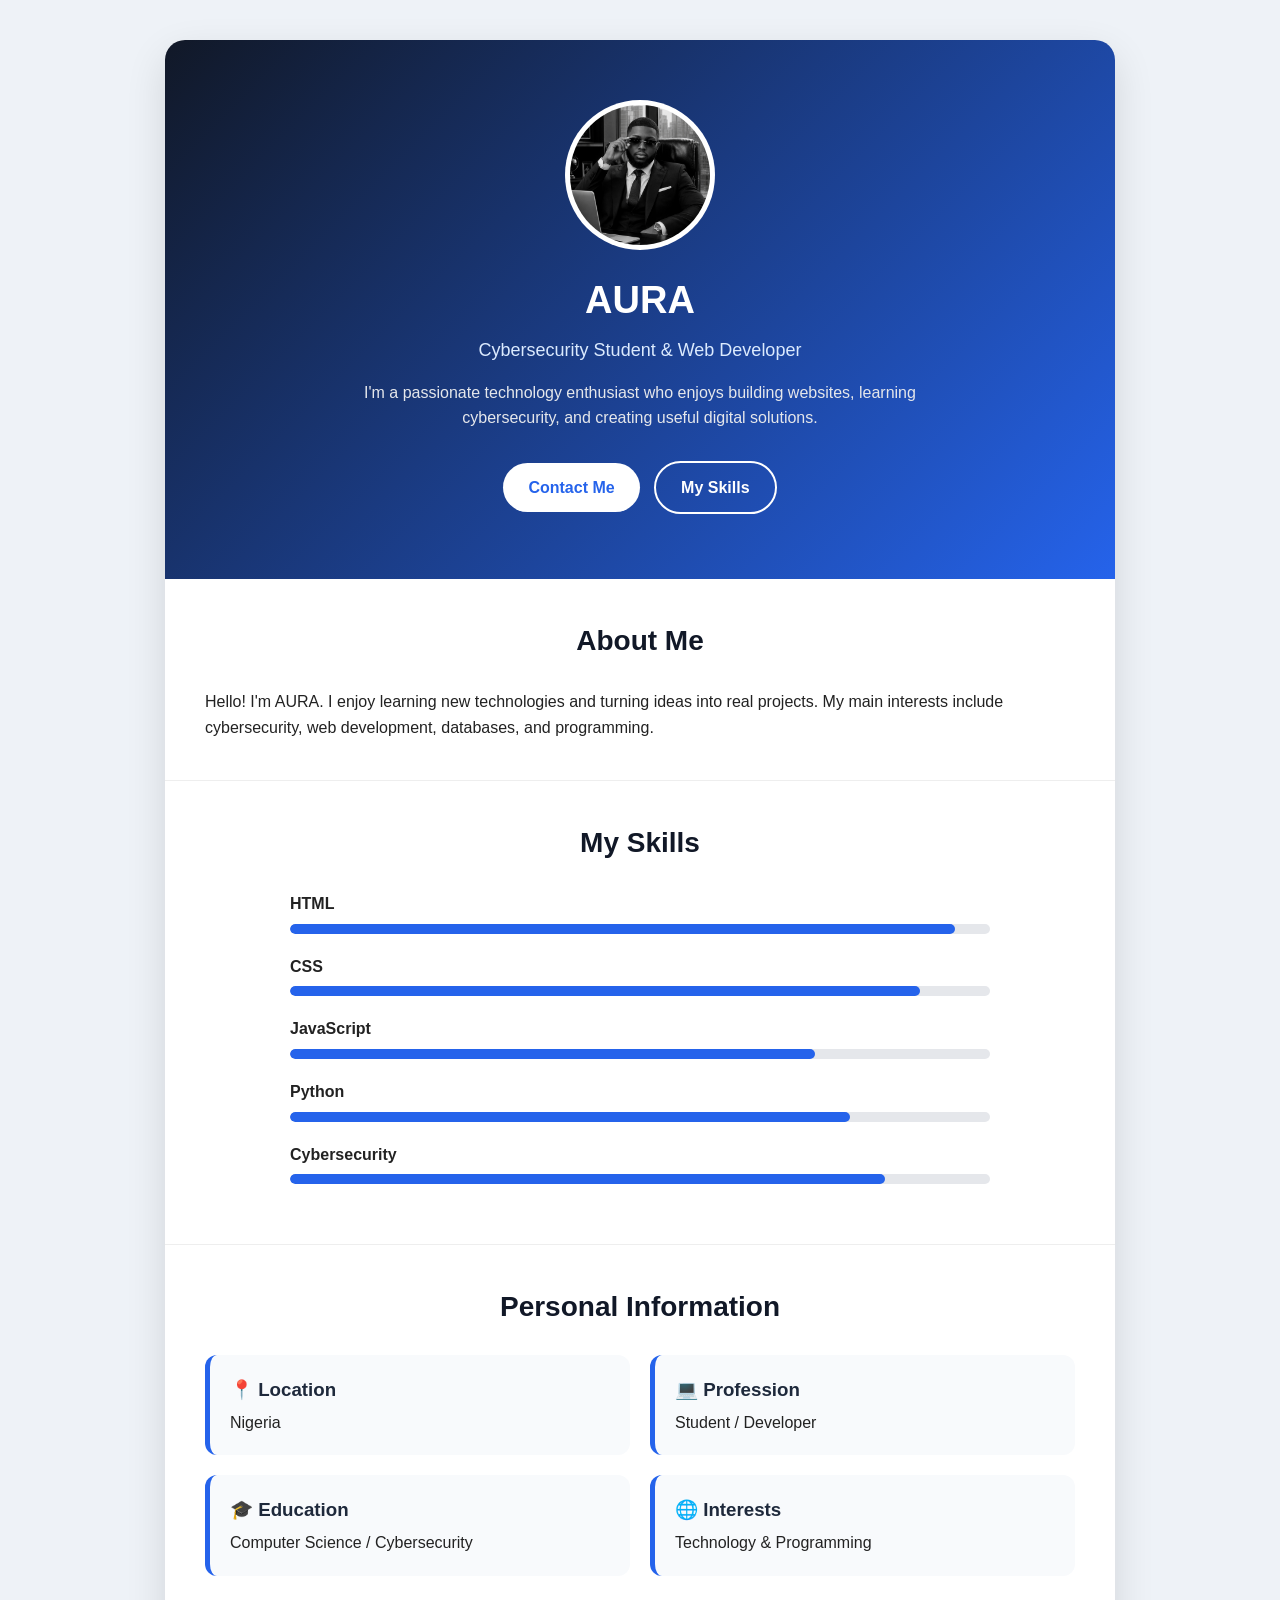
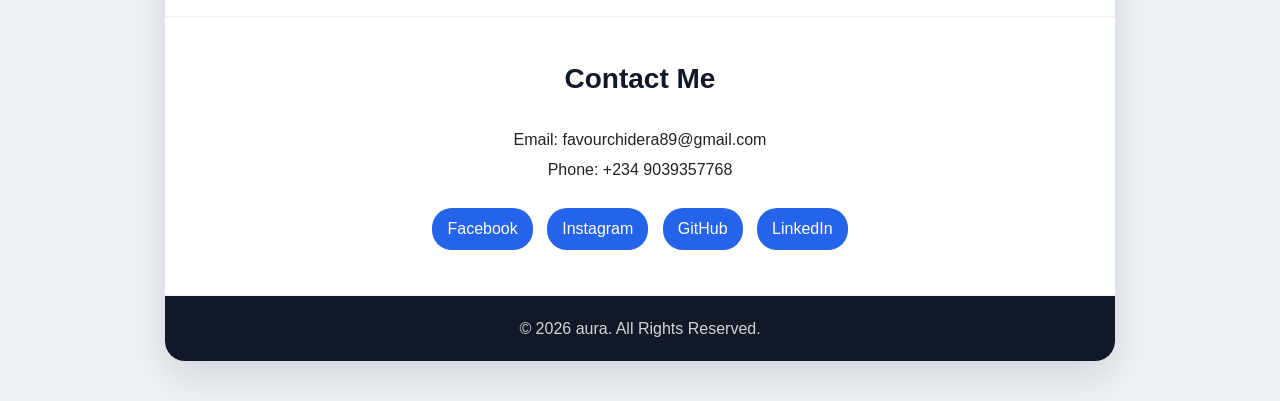
<file: day01/index.html>
<!DOCTYPE html>
<html lang="en">
<head>
    <meta charset="UTF-8">
    <meta name="viewport" content="width=device-width, initial-scale=1.0">
    <title>My Personal Profile</title>

    <link rel="stylesheet" href="style.css">
</head>

<body>

    <div class="profile-container">

        
        <header class="profile-header">
            <div class="profile-image">
                <img src="assets/ChatGPT Image May 14, 2026, 12_47_43 PM-min.png" alt="Profile Picture">
            </div>

            <h1>AURA</h1>
            <p class="job-title">Cybersecurity Student & Web Developer</p>

            <p class="bio">
                I'm a passionate technology enthusiast who enjoys building
                websites, learning cybersecurity, and creating useful digital
                solutions.
            </p>

            <div class="buttons">
                <a href="#contact" class="btn primary">Contact Me</a>
                <a href="#skills" class="btn secondary">My Skills</a>
            </div>
        </header>

        <section class="section">
            <h2>About Me</h2>

            <p>
                Hello! I'm AURA. I enjoy learning new technologies and
                turning ideas into real projects. My main interests include
                cybersecurity, web development, databases, and programming.
            </p>
        </section>
        
        <section class="section" id="skills">
            <h2>My Skills</h2>

            <div class="skills">

                <div class="skill">
                    <span>HTML</span>
                    <div class="progress">
                        <div class="progress-bar html"></div>
                    </div>
                </div>

                <div class="skill">
                    <span>CSS</span>
                    <div class="progress">
                        <div class="progress-bar css"></div>
                    </div>
                </div>

                <div class="skill">
                    <span>JavaScript</span>
                    <div class="progress">
                        <div class="progress-bar javascript"></div>
                    </div>
                </div>

                <div class="skill">
                    <span>Python</span>
                    <div class="progress">
                        <div class="progress-bar python"></div>
                    </div>
                </div>

                <div class="skill">
                    <span>Cybersecurity</span>
                    <div class="progress">
                        <div class="progress-bar security"></div>
                    </div>
                </div>

            </div>
        </section>

        <section class="section">
            <h2>Personal Information</h2>

            <div class="info-grid">

                <div class="info-box">
                    <h3>📍 Location</h3>
                    <p>Nigeria</p>
                </div>

                <div class="info-box">
                    <h3>💻 Profession</h3>
                    <p>Student / Developer</p>
                </div>

                <div class="info-box">
                    <h3>🎓 Education</h3>
                    <p>Computer Science / Cybersecurity</p>
                </div>

                <div class="info-box">
                    <h3>🌐 Interests</h3>
                    <p>Technology & Programming</p>
                </div>

            </div>
        </section>


        <section class="section contact" id="contact">
            <h2>Contact Me</h2>

            <p>Email: favourchidera89@gmail.com</p>
            <p>Phone: +234 9039357768</p>

            <div class="social-links">
                <a href="#">Facebook</a>
                <a href="#">Instagram</a>
                <a href="#">GitHub</a>
                <a href="#">LinkedIn</a>
            </div>
        </section>


        <footer>
            <p>© 2026 aura. All Rights Reserved.</p>
        </footer>

    </div>

</body>
</html>
</file>
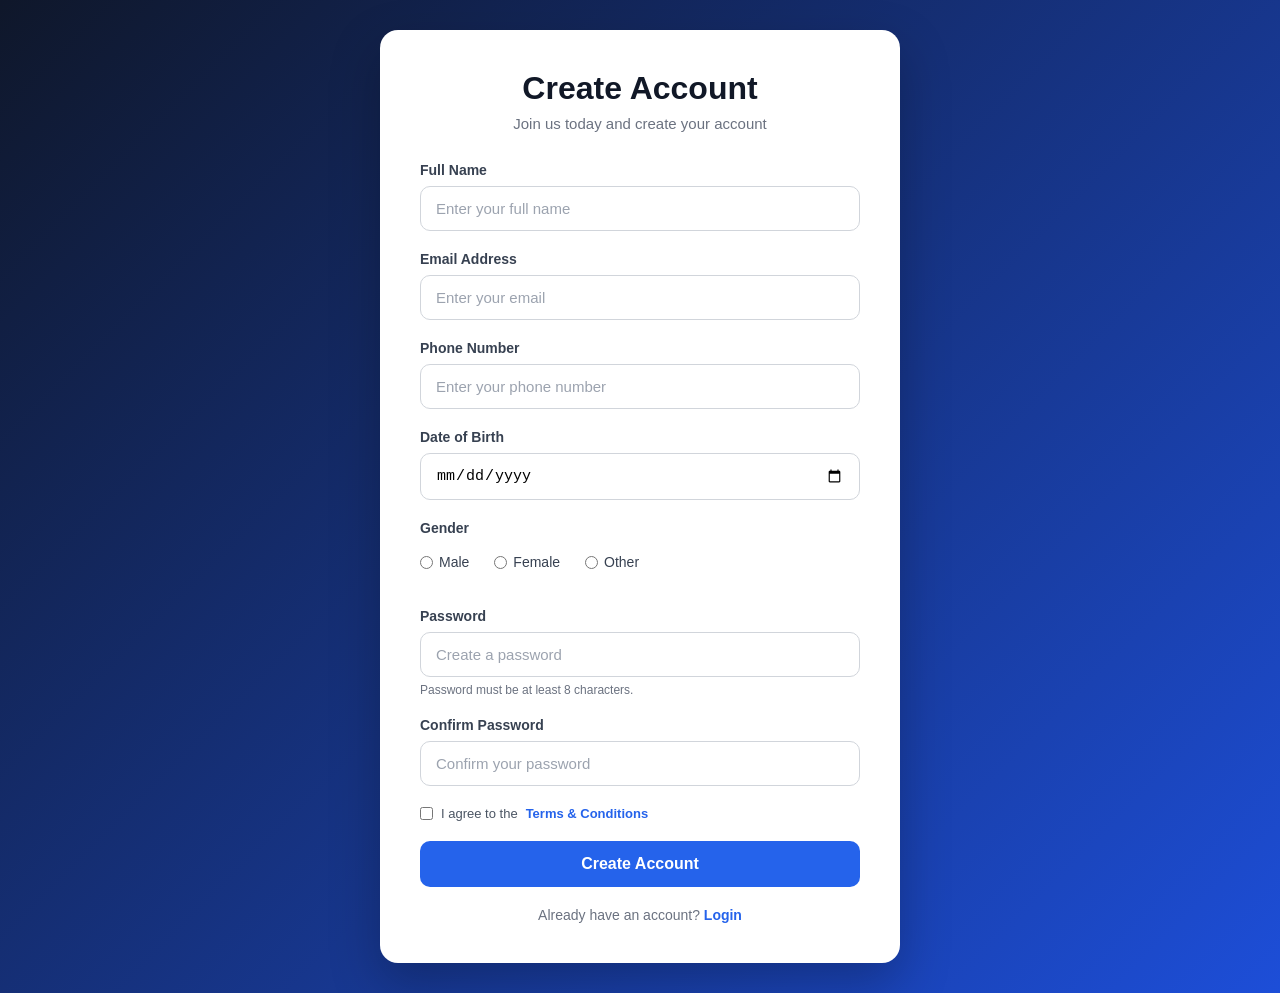
<file: day02/index.html>
<!DOCTYPE html>
<html lang="en">
<head>
    <meta charset="UTF-8">
    <meta name="viewport" content="width=device-width, initial-scale=1.0">

    <title>Registration Form</title>

    <link rel="stylesheet" href="style.css">
</head>

<body>

    <div class="form-container">

        <div class="form-header">
            <h1>Create Account</h1>
            <p>Join us today and create your account</p>
        </div>

        <form>

            
            <div class="input-group">
                <label for="fullname">Full Name</label>
                <input 
                    type="text" 
                    id="fullname" 
                    name="fullname"
                    placeholder="Enter your full name"
                    required
                >
            </div>

            
            <div class="input-group">
                <label for="email">Email Address</label>
                <input 
                    type="email" 
                    id="email" 
                    name="email"
                    placeholder="Enter your email"
                    required
                >
            </div>

            
            <div class="input-group">
                <label for="phone">Phone Number</label>
                <input 
                    type="tel" 
                    id="phone" 
                    name="phone"
                    placeholder="Enter your phone number"
                    required
                >
            </div>

           
            <div class="input-group">
                <label for="dob">Date of Birth</label>
                <input 
                    type="date" 
                    id="dob" 
                    name="dob"
                    required
                >
            </div>

           
            <div class="input-group">
                <label>Gender</label>

                <div class="gender-options">

                    <label>
                        <input type="radio" name="gender" value="male">
                        Male
                    </label>

                    <label>
                        <input type="radio" name="gender" value="female">
                        Female
                    </label>

                    <label>
                        <input type="radio" name="gender" value="other">
                        Other
                    </label>

                </div>
            </div>

            
            <div class="input-group">
                <label for="password">Password</label>
                <input 
                    type="password" 
                    id="password" 
                    name="password"
                    placeholder="Create a password"
                    minlength="8"
                    required
                >
                <small>Password must be at least 8 characters.</small>
            </div>

           
            <div class="input-group">
                <label for="confirm-password">Confirm Password</label>
                <input 
                    type="password" 
                    id="confirm-password" 
                    name="confirm-password"
                    placeholder="Confirm your password"
                    required
                >
            </div>

           
            <div class="terms">
                <label>
                    <input type="checkbox" required>
                    I agree to the
                    <a href="#">Terms & Conditions</a>
                </label>
            </div>

            
            <button type="submit">
                Create Account
            </button>

            <p class="login-text">
                Already have an account?
                <a href="#">Login</a>
            </p>

        </form>

    </div>

</body>
</html>
</file>
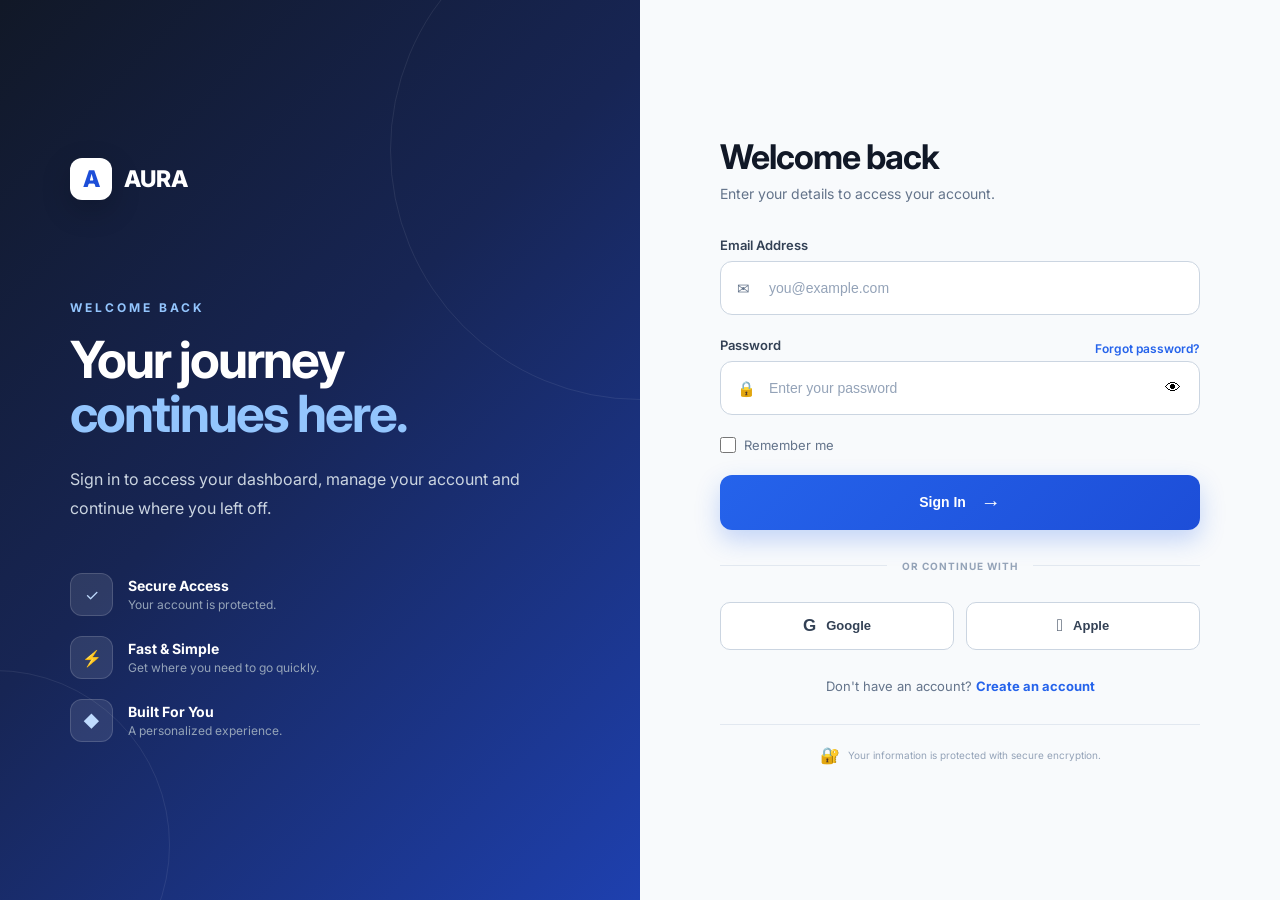
<file: day03/index.html>
<!DOCTYPE html>
<html lang="en">
<head>
    <meta charset="UTF-8">
    <meta name="viewport" content="width=device-width, initial-scale=1.0">

    <title>Login | Aura</title>

    
    <link rel="preconnect" href="https://fonts.googleapis.com">
    <link rel="preconnect" href="https://fonts.gstatic.com" crossorigin>
    <link href="https://fonts.googleapis.com/css2?family=Inter:wght@400;500;600;700;800&display=swap" rel="stylesheet">

    <link rel="stylesheet" href="style.css">
</head>

<body>

    <main class="login-page">

        <section class="welcome-section">

            <div class="welcome-content">

                <div class="logo">
                    <span class="logo-icon">A</span>
                    <span>AURA</span>
                </div>

                <div class="welcome-text">
                    <p class="small-title">WELCOME BACK</p>

                    <h1>
                        Your journey
                        <span>continues here.</span>
                    </h1>

                    <p>
                        Sign in to access your dashboard, manage your
                        account and continue where you left off.
                    </p>
                </div>

                <div class="features">

                    <div class="feature">
                        <div class="feature-icon">✓</div>
                        <div>
                            <h3>Secure Access</h3>
                            <p>Your account is protected.</p>
                        </div>
                    </div>

                    <div class="feature">
                        <div class="feature-icon">⚡</div>
                        <div>
                            <h3>Fast & Simple</h3>
                            <p>Get where you need to go quickly.</p>
                        </div>
                    </div>

                    <div class="feature">
                        <div class="feature-icon">◆</div>
                        <div>
                            <h3>Built For You</h3>
                            <p>A personalized experience.</p>
                        </div>
                    </div>

                </div>

            </div>

            <div class="circle circle-one"></div>
            <div class="circle circle-two"></div>

        </section>


        <section class="login-section">

            <div class="login-card">

                <div class="mobile-logo">
                    <span class="logo-icon">A</span>
                    <span>AURA</span>
                </div>

                <div class="login-header">
                    <h2>Welcome back</h2>
                    <p>Enter your details to access your account.</p>
                </div>


                
                <form class="login-form">

                    <div class="input-group">

                        <label for="email">
                            Email Address
                        </label>

                        <div class="input-wrapper">

                            <span class="input-icon">
                                ✉
                            </span>

                            <input
                                type="email"
                                id="email"
                                name="email"
                                placeholder="you@example.com"
                                autocomplete="email"
                                required
                            >

                        </div>

                    </div>


                    <div class="input-group">

                        <div class="label-row">

                            <label for="password">
                                Password
                            </label>

                            <a href="#" class="forgot">
                                Forgot password?
                            </a>

                        </div>

                        <div class="input-wrapper">

                            <span class="input-icon">
                                🔒
                            </span>

                            <input
                                type="password"
                                id="password"
                                name="password"
                                placeholder="Enter your password"
                                autocomplete="current-password"
                                required
                            >

                            <button
                                type="button"
                                class="show-password"
                                onclick="togglePassword()"
                                aria-label="Show password"
                            >
                                👁
                            </button>

                        </div>

                    </div>


                    <div class="options">

                        <label class="remember">

                            <input
                                type="checkbox"
                                id="remember"
                            >

                            <span>Remember me</span>

                        </label>

                    </div>


                    <button
                        type="submit"
                        class="login-button"
                    >
                        <span>Sign In</span>
                        <span class="arrow">→</span>
                    </button>

                </form>


                <div class="divider">
                    <span>OR CONTINUE WITH</span>
                </div>


                <div class="social-login">

                    <button class="social-button">
                        <strong>G</strong>
                        Google
                    </button>

                    <button class="social-button">
                        <strong></strong>
                        Apple
                    </button>

                </div>


                <p class="register-text">
                    Don't have an account?
                    <a href="#">Create an account</a>
                </p>


                <div class="security-note">
                    <span>🔐</span>
                    <p>Your information is protected with secure encryption.</p>
                </div>

            </div>

        </section>

    </main>


    <script>

        function togglePassword() {

            const password =
                document.getElementById("password");

            const button =
                document.querySelector(".show-password");

            if (password.type === "password") {

                password.type = "text";
                button.textContent = "🙈";

            } else {

                password.type = "password";
                button.textContent = "👁";

            }

        }

    </script>

</body>
</html>
</file>
<file: day01/style.css>
* {
    margin: 0;
    padding: 0;
    box-sizing: border-box;
}

body {
    font-family: Arial, Helvetica, sans-serif;
    background: #eef2f7;
    color: #222;
    line-height: 1.6;
}


.profile-container {
    width: 90%;
    max-width: 950px;
    margin: 40px auto;
    background: white;
    border-radius: 20px;
    overflow: hidden;
    box-shadow: 0 15px 40px rgba(0, 0, 0, 0.12);
}


.profile-header {
    text-align: center;
    padding: 60px 30px;
    background: linear-gradient(135deg, #111827, #2563eb);
    color: white;
}


.profile-image {
    width: 150px;
    height: 150px;
    margin: 0 auto 20px;
    border-radius: 50%;
    padding: 5px;
    background: white;
}


.profile-image img {
    width: 100%;
    height: 100%;
    object-fit: cover;
    border-radius: 50%;
}


.profile-header h1 {
    font-size: 38px;
    margin-bottom: 5px;
}


.job-title {
    font-size: 18px;
    color: #dbeafe;
    margin-bottom: 15px;
}


.bio {
    max-width: 650px;
    margin: auto;
    color: #e5e7eb;
}



.buttons {
    margin-top: 25px;
}


.btn {
    display: inline-block;
    padding: 12px 25px;
    margin: 5px;
    border-radius: 30px;
    text-decoration: none;
    font-weight: bold;
    transition: 0.3s;
}


.primary {
    background: white;
    color: #2563eb;
}


.secondary {
    border: 2px solid white;
    color: white;
}


.btn:hover {
    transform: translateY(-3px);
}


.section {
    padding: 40px;
    border-bottom: 1px solid #eee;
}


.section h2 {
    text-align: center;
    margin-bottom: 25px;
    color: #111827;
    font-size: 28px;
}

.skills {
    max-width: 700px;
    margin: auto;
}


.skill {
    margin-bottom: 20px;
}


.skill span {
    display: block;
    font-weight: bold;
    margin-bottom: 7px;
}


.progress {
    height: 10px;
    background: #e5e7eb;
    border-radius: 20px;
    overflow: hidden;
}


.progress-bar {
    height: 100%;
    border-radius: 20px;
    background: #2563eb;
}


.html {
    width: 95%;
}


.css {
    width: 90%;
}


.javascript {
    width: 75%;
}


.python {
    width: 80%;
}


.security {
    width: 85%;
}

.info-grid {
    display: grid;
    grid-template-columns: repeat(2, 1fr);
    gap: 20px;
}


.info-box {
    padding: 20px;
    background: #f8fafc;
    border-radius: 12px;
    border-left: 5px solid #2563eb;
}


.info-box h3 {
    margin-bottom: 5px;
    color: #1e293b;
}



.contact {
    text-align: center;
}


.contact p {
    margin: 5px;
}


.social-links {
    margin-top: 20px;
}


.social-links a {
    display: inline-block;
    margin: 5px;
    padding: 8px 15px;
    background: #2563eb;
    color: white;
    border-radius: 20px;
    text-decoration: none;
    transition: 0.3s;
}


.social-links a:hover {
    background: #111827;
}


footer {
    text-align: center;
    padding: 20px;
    background: #111827;
    color: #d1d5db;
}

@media (max-width: 600px) {

    .profile-container {
        width: 95%;
        margin: 15px auto;
    }

    .profile-header {
        padding: 45px 20px;
    }

    .profile-header h1 {
        font-size: 30px;
    }

    .section {
        padding: 30px 20px;
    }

    .info-grid {
        grid-template-columns: 1fr;
    }

}
</file>
<file: day02/style.css>
* {
    margin: 0;
    padding: 0;
    box-sizing: border-box;
}


/* Body */
body {
    font-family: Arial, Helvetica, sans-serif;

    min-height: 100vh;

    display: flex;
    justify-content: center;
    align-items: center;

    padding: 30px;

    background: linear-gradient(
        135deg,
        #0f172a,
        #1d4ed8
    );
}


/* Main Form Container */
.form-container {
    width: 100%;
    max-width: 520px;

    background: white;

    padding: 40px;

    border-radius: 18px;

    box-shadow:
        0 20px 50px rgba(0, 0, 0, 0.25);
}


/* Header */
.form-header {
    text-align: center;

    margin-bottom: 30px;
}


.form-header h1 {
    font-size: 32px;

    color: #111827;

    margin-bottom: 8px;
}


.form-header p {
    color: #6b7280;

    font-size: 15px;
}


/* Input Group */
.input-group {
    margin-bottom: 20px;
}


.input-group label {
    display: block;

    margin-bottom: 8px;

    font-size: 14px;

    font-weight: 600;

    color: #374151;
}


/* Inputs */
.input-group input[type="text"],
.input-group input[type="email"],
.input-group input[type="tel"],
.input-group input[type="date"],
.input-group input[type="password"] {

    width: 100%;

    padding: 13px 15px;

    border: 1px solid #d1d5db;

    border-radius: 10px;

    outline: none;

    font-size: 15px;

    transition: 0.3s;
}


/* Input Focus */
.input-group input:focus {
    border-color: #2563eb;

    box-shadow:
        0 0 0 3px rgba(37, 99, 235, 0.12);
}


/* Placeholder */
input::placeholder {
    color: #9ca3af;
}


/* Password Help */
.input-group small {
    display: block;

    margin-top: 6px;

    color: #6b7280;

    font-size: 12px;
}


/* Gender */
.gender-options {
    display: flex;

    gap: 25px;

    padding: 10px 0;
}


.gender-options label {
    display: flex;

    align-items: center;

    gap: 6px;

    font-weight: normal;

    cursor: pointer;
}


.gender-options input {
    accent-color: #2563eb;
}


/* Terms */
.terms {
    margin: 20px 0;

    font-size: 13px;

    color: #4b5563;
}


.terms label {
    display: flex;

    align-items: center;

    gap: 8px;
}


.terms input {
    accent-color: #2563eb;
}


.terms a,
.login-text a {
    color: #2563eb;

    text-decoration: none;

    font-weight: 600;
}


.terms a:hover,
.login-text a:hover {
    text-decoration: underline;
}


/* Submit Button */
button {
    width: 100%;

    padding: 14px;

    border: none;

    border-radius: 10px;

    background: #2563eb;

    color: white;

    font-size: 16px;

    font-weight: bold;

    cursor: pointer;

    transition: 0.3s;
}


button:hover {
    background: #1d4ed8;

    transform: translateY(-2px);

    box-shadow:
        0 8px 20px rgba(37, 99, 235, 0.3);
}


/* Login Text */
.login-text {
    text-align: center;

    margin-top: 20px;

    font-size: 14px;

    color: #6b7280;
}


/* Mobile */
@media (max-width: 600px) {

    body {
        padding: 15px;
    }

    .form-container {
        padding: 30px 20px;
    }

    .form-header h1 {
        font-size: 27px;
    }

    .gender-options {
        flex-direction: column;

        gap: 8px;
    }
}
</file>
<file: day03/style.css>
* {
    margin: 0;
    padding: 0;
    box-sizing: border-box;
}



body {
    font-family: "Inter", sans-serif;

    min-height: 100vh;

    background: #eef2ff;

    color: #111827;
}



.login-page {
    min-height: 100vh;

    display: grid;

    grid-template-columns: 1fr 1fr;
}



.welcome-section {
    position: relative;

    overflow: hidden;

    display: flex;
    align-items: center;

    padding: 70px;

    background:
        linear-gradient(
            135deg,
            #111827 0%,
            #172554 45%,
            #1e40af 100%
        );

    color: white;
}


.welcome-content {
    position: relative;

    z-index: 5;

    max-width: 570px;
}


.logo {
    display: flex;

    align-items: center;

    gap: 12px;

    font-size: 23px;

    font-weight: 800;

    margin-bottom: 100px;
}


.logo-icon,
.mobile-logo .logo-icon {
    width: 42px;
    height: 42px;

    display: flex;
    align-items: center;
    justify-content: center;

    border-radius: 12px;

    background: white;

    color: #1d4ed8;

    font-weight: 800;

    box-shadow:
        0 10px 30px rgba(0, 0, 0, 0.2);
}


.small-title {
    font-size: 12px;

    font-weight: 700;

    letter-spacing: 3px;

    color: #93c5fd;

    margin-bottom: 18px;
}


.welcome-text h1 {
    font-size: clamp(40px, 4vw, 65px);

    line-height: 1.05;

    letter-spacing: -2px;

    margin-bottom: 25px;
}


.welcome-text h1 span {
    display: block;

    color: #93c5fd;
}


.welcome-text > p:last-child {
    max-width: 500px;

    color: #cbd5e1;

    line-height: 1.8;

    font-size: 16px;
}


.features {
    margin-top: 50px;

    display: grid;

    gap: 20px;
}


.feature {
    display: flex;

    align-items: center;

    gap: 15px;
}


.feature-icon {
    width: 43px;
    height: 43px;

    display: flex;

    align-items: center;
    justify-content: center;

    border-radius: 12px;

    background: rgba(255, 255, 255, 0.1);

    border: 1px solid rgba(255, 255, 255, 0.15);

    color: #bfdbfe;

    flex-shrink: 0;
}


.feature h3 {
    font-size: 14px;

    margin-bottom: 3px;
}


.feature p {
    font-size: 12px;

    color: #94a3b8;
}


.circle {
    position: absolute;

    border-radius: 50%;

    border: 1px solid rgba(255, 255, 255, 0.08);
}


.circle-one {
    width: 500px;
    height: 500px;

    right: -250px;
    top: -100px;
}


.circle-two {
    width: 350px;
    height: 350px;

    left: -180px;
    bottom: -120px;
}


.login-section {
    display: flex;

    align-items: center;
    justify-content: center;

    padding: 50px;

    background: #f8fafc;
}


.login-card {
    width: 100%;

    max-width: 480px;
}

.mobile-logo {
    display: none;

    align-items: center;

    gap: 10px;

    font-size: 21px;

    font-weight: 800;

    margin-bottom: 45px;
}

.login-header {
    margin-bottom: 35px;
}


.login-header h2 {
    font-size: 34px;

    letter-spacing: -1px;

    margin-bottom: 8px;

    color: #111827;
}


.login-header p {
    color: #64748b;

    font-size: 14px;
}

.login-form {
    display: flex;

    flex-direction: column;

    gap: 22px;
}


.input-group {
    width: 100%;
}


.input-group label {
    display: block;

    margin-bottom: 8px;

    color: #334155;

    font-size: 13px;

    font-weight: 600;
}


.label-row {
    display: flex;

    justify-content: space-between;

    align-items: center;
}


.forgot {
    color: #2563eb;

    font-size: 12px;

    font-weight: 600;

    text-decoration: none;
}


.forgot:hover {
    text-decoration: underline;
}

.input-wrapper {
    position: relative;
}


.input-wrapper input {
    width: 100%;

    height: 54px;

    padding: 0 48px;

    border: 1px solid #cbd5e1;

    border-radius: 12px;

    outline: none;

    background: white;

    color: #111827;

    font-size: 14px;

    transition: 0.25s;
}


.input-wrapper input:hover {
    border-color: #94a3b8;
}


.input-wrapper input:focus {
    border-color: #2563eb;

    box-shadow:
        0 0 0 4px rgba(37, 99, 235, 0.1);
}


.input-wrapper input::placeholder {
    color: #94a3b8;
}


.input-icon {
    position: absolute;

    left: 17px;

    top: 50%;

    transform: translateY(-50%);

    color: #64748b;

    font-size: 15px;

    z-index: 2;
}


.show-password {
    position: absolute;

    right: 12px;

    top: 50%;

    transform: translateY(-50%);

    border: none;

    background: transparent;

    cursor: pointer;

    font-size: 16px;

    padding: 7px;
}


.options {
    display: flex;

    justify-content: space-between;

    align-items: center;
}


.remember {
    display: flex;

    align-items: center;

    gap: 8px;

    color: #64748b;

    font-size: 13px;

    cursor: pointer;
}


.remember input {
    width: 16px;
    height: 16px;

    accent-color: #2563eb;
}


.login-button {
    width: 100%;

    height: 55px;

    display: flex;

    align-items: center;

    justify-content: center;

    gap: 15px;

    border: none;

    border-radius: 12px;

    background:
        linear-gradient(
            135deg,
            #2563eb,
            #1d4ed8
        );

    color: white;

    font-size: 14px;

    font-weight: 700;

    cursor: pointer;

    box-shadow:
        0 10px 25px rgba(37, 99, 235, 0.25);

    transition: 0.3s;
}


.login-button:hover {
    transform: translateY(-2px);

    box-shadow:
        0 15px 30px rgba(37, 99, 235, 0.35);
}


.arrow {
    font-size: 20px;

    transition: 0.3s;
}


.login-button:hover .arrow {
    transform: translateX(5px);
}


.divider {
    display: flex;

    align-items: center;

    gap: 15px;

    margin: 30px 0;

    color: #94a3b8;

    font-size: 10px;

    font-weight: 700;

    letter-spacing: 1px;
}


.divider::before,
.divider::after {
    content: "";

    height: 1px;

    flex: 1;

    background: #e2e8f0;
}

.social-login {
    display: grid;

    grid-template-columns: 1fr 1fr;

    gap: 12px;
}


.social-button {
    height: 48px;

    display: flex;

    align-items: center;

    justify-content: center;

    gap: 10px;

    border: 1px solid #cbd5e1;

    border-radius: 10px;

    background: white;

    color: #334155;

    font-size: 13px;

    font-weight: 600;

    cursor: pointer;

    transition: 0.25s;
}


.social-button:hover {
    border-color: #2563eb;

    background: #f8fafc;

    transform: translateY(-2px);
}


.social-button strong {
    font-size: 17px;
}

.register-text {
    text-align: center;

    margin-top: 28px;

    color: #64748b;

    font-size: 13px;
}


.register-text a {
    color: #2563eb;

    font-weight: 700;

    text-decoration: none;
}


.register-text a:hover {
    text-decoration: underline;
}


.security-note {
    display: flex;

    align-items: center;

    justify-content: center;

    gap: 8px;

    margin-top: 30px;

    padding-top: 20px;

    border-top: 1px solid #e2e8f0;
}


.security-note p {
    color: #94a3b8;

    font-size: 10px;
}


@media (max-width: 900px) {

    .login-page {
        grid-template-columns: 1fr;
    }


    .welcome-section {
        display: none;
    }


    .login-section {
        min-height: 100vh;

        padding: 30px 20px;
    }


    .mobile-logo {
        display: flex;
    }

}


@media (max-width: 500px) {

    .login-section {
        padding: 25px 18px;
    }


    .login-header h2 {
        font-size: 29px;
    }


    .social-login {
        grid-template-columns: 1fr;
    }


    .login-card {
        max-width: 100%;
    }

}
</file>
